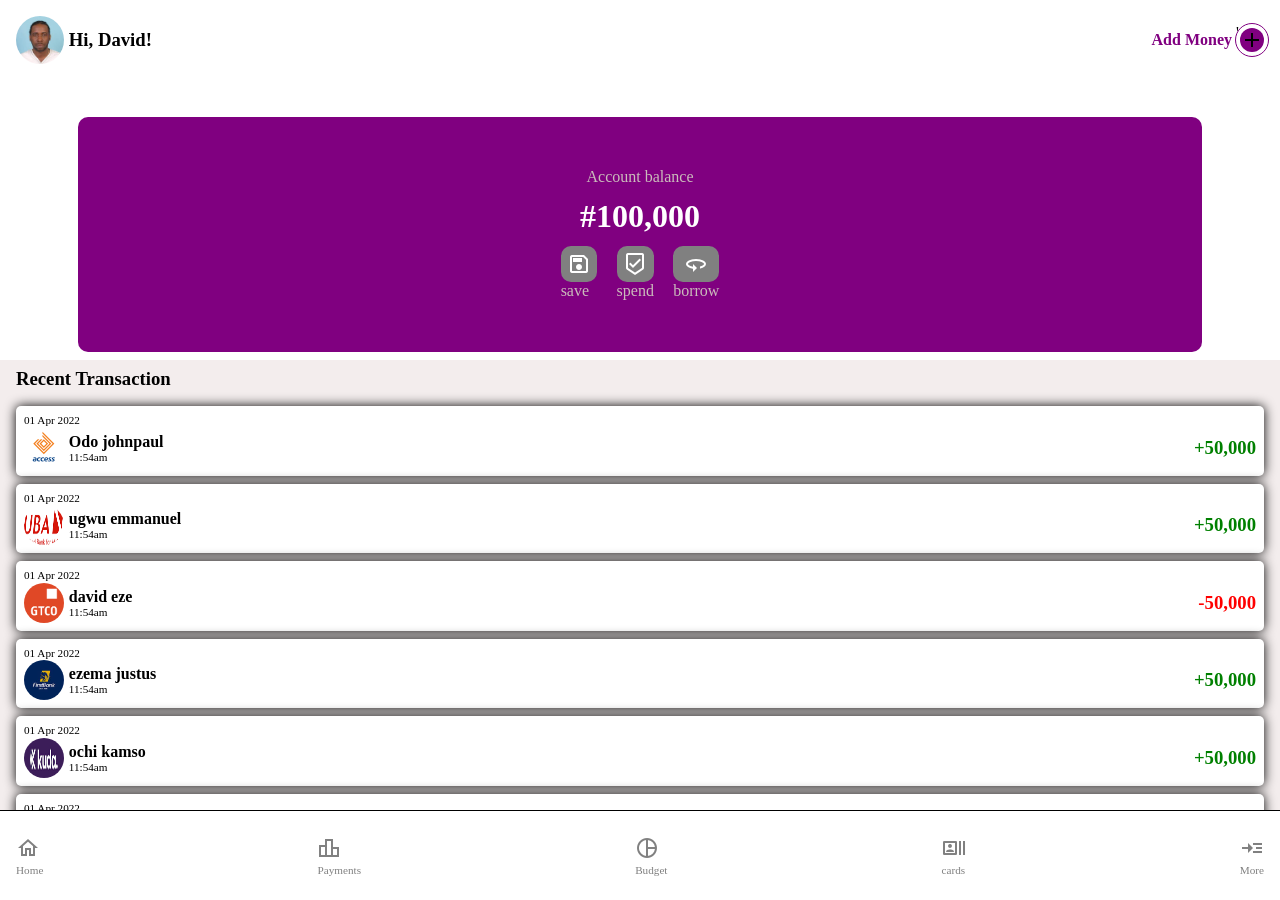
<file: index.html>
<!DOCTYPE html>
<html lang="en">
<head>
    <meta charset="UTF-8">
    <meta http-equiv="X-UA-Compatible" content="IE=edge">
    <meta name="viewport" content="width=device-width, initial-scale=1.0">
    <title>kuda microfinance bank</title>
    <link href="https://fonts.googleapis.com/icon?family=Material+Icons+Sharp"
      rel="stylesheet">
      <link href="https://fonts.googleapis.com/icon?family=Material+Icons"
      rel="stylesheet">
      <link href="https://fonts.googleapis.com/icon?family=Material+Icons+Outlined"
      rel="stylesheet">


    <link rel="stylesheet" href="index.css">
</head>
<body>
   <div class="app-header container">
       <div class="div-photo">
           <div class="div-photo-left"><img src="passport.jpg" alt="passport">
                <h3>Hi, David!</h3>
           </div>

           <div class="div-photo-right">
               <div class="add-money"><p>Add Money</p></div>
               <div class="right-plus">
                   
                   <span class="material-icons-outlined">
                add
                </span></div>
           </div>
       </div>
       <div class="ac-balance">
           <div><p>Account balance</p></div>
           <div><h1>#100,000</h1></div>
           <div class="ac-balance-icons">
               <div class="ac-balanace-icon-each">
                <span class="material-icons-outlined save">
                    save
                    </span>
                    <p>save</p>
               </div>
               <div class="ac-balanace-icon-each">
                <span class="material-icons-outlined save">
                    beenhere
                    </span>
                    <p>spend</p>
               </div>
               <div class="ac-balanace-icon-each">
                <span class="material-icons-outlined save">
                    360
                    </span>
                    <p>borrow</p>
               </div>
           </div>
       </div>
   </div>
   <!-- ===================strat of the body part ==================== -->

   <div class="body container">
        <div class="theading"><h3>Recent Transaction</h3></div>
        <div class="cards">
            <p>01 Apr 2022</p>
            <div class="inner-card">
                <div class="card-for-image">
                    <img src="access2.png" alt="accessbank">
                    <div>
                        <h4>Odo johnpaul</h4>
                        <p>11:54am</p>
                    </div>
                </div>
                <div class="amt-received">
                    <h3 class="debit">+50,000</h3>
                </div>
            </div>
        </div>
        <div class="cards">
            <p>01 Apr 2022</p>
            <div class="inner-card">
                <div class="card-for-image">
                    <img src="uba.png" alt="accessbank">
                    <div>
                        <h4>ugwu emmanuel</h4>
                        <p>11:54am</p>
                    </div>
                </div>
                <div class="amt-received">
                    <h3 class="debit">+50,000</h3>
                </div>
            </div>
        </div>
        <div class="cards">
            <p>01 Apr 2022</p>
            <div class="inner-card">
                <div class="card-for-image">
                    <img src="gtb.png" alt="accessbank">
                    <div>
                        <h4>david eze</h4>
                        <p>11:54am</p>
                    </div>
                </div>
                <div class="amt-received">
                    <h3 class="credit">-50,000</h3>
                </div>
            </div>
        </div>
        <div class="cards">
            <p>01 Apr 2022</p>
            <div class="inner-card">
                <div class="card-for-image">
                    <img src="firstbank.jpg" alt="accessbank">
                    <div>
                        <h4>ezema justus</h4>
                        <p>11:54am</p>
                    </div>
                </div>
                <div class="amt-received">
                    <h3 class="debit">+50,000</h3>
                </div>
            </div>
        </div>
        <div class="cards">
            <p>01 Apr 2022</p>
            <div class="inner-card">
                <div class="card-for-image">
                    <img src="kuda.png" alt="accessbank">
                    <div>
                        <h4>ochi kamso</h4>
                        <p>11:54am</p>
                    </div>
                </div>
                <div class="amt-received">
                    <h3 class="debit">+50,000</h3>
                </div>
            </div>
        </div>
        <div class="cards">
            <p>01 Apr 2022</p>
            <div class="inner-card">
                <div class="card-for-image">
                    <img src="access2.png" alt="accessbank">
                    <div>
                        <h4>ugwu morgan</h4>
                        <p>11:54am</p>
                    </div>
                </div>
                <div class="amt-received">
                    <h3 class="credit">-50,000</h3>
                </div>
            </div>
        </div>
        <div class="cards">
            <p>01 Apr 2022</p>
            <div class="inner-card">
                <div class="card-for-image">
                    <img src="firstbank.jpg" alt="accessbank">
                    <div>
                        <h4>Odo johnpaul</h4>
                        <p>11:54am</p>
                    </div>
                </div>
                <div class="amt-received">
                    <h3 class="debit">+50,000</h3>
                </div>
            </div>
        </div>
        <div class="cards">
            <p>01 Apr 2022</p>
            <div class="inner-card">
                <div class="card-for-image">
                    <img src="gtb.png" alt="accessbank">
                    <div>
                        <h4>igara ujunwa</h4>
                        <p>11:54am</p>
                    </div>
                </div>
                <div class="amt-received">
                    <h3 class="credit">-50,000</h3>
                </div>
            </div>
        </div>
        <div class="cards">
            <p>01 Apr 2022</p>
            <div class="inner-card">
                <div class="card-for-image">
                    <img src="access2.png" alt="accessbank">
                    <div>
                        <h4>Odo johnpaul</h4>
                        <p>11:54am</p>
                    </div>
                </div>
                <div class="amt-received">
                    <h3 class="debit">+50,000</h3>
                </div>
            </div>
        </div>
        <div class="cards">
            <p>01 Apr 2022</p>
            <div class="inner-card">
                <div class="card-for-image">
                    <img src="uba.png" alt="accessbank">
                    <div>
                        <h4>ugwu emmanuel</h4>
                        <p>11:54am</p>
                    </div>
                </div>
                <div class="amt-received">
                    <h3 class="debit">+50,000</h3>
                </div>
            </div>
        </div>
        <div class="cards">
            <p>01 Apr 2022</p>
            <div class="inner-card">
                <div class="card-for-image">
                    <img src="access2.png" alt="accessbank">
                    <div>
                        <h4>Odo johnpaul</h4>
                        <p>11:54am</p>
                    </div>
                </div>
                <div class="amt-received">
                    <h3 class="debit">+50,000</h3>
                </div>
            </div>
        </div>
        <div class="cards">
            <p>01 Apr 2022</p>
            <div class="inner-card">
                <div class="card-for-image">
                    <img src="uba.png" alt="accessbank">
                    <div>
                        <h4>ugwu emmanuel</h4>
                        <p>11:54am</p>
                    </div>
                </div>
                <div class="amt-received">
                    <h3 class="debit">+50,000</h3>
                </div>
            </div>
        </div>
        <div class="cards">
            <p>01 Apr 2022</p>
            <div class="inner-card">
                <div class="card-for-image">
                    <img src="access2.png" alt="accessbank">
                    <div>
                        <h4>Odo johnpaul</h4>
                        <p>11:54am</p>
                    </div>
                </div>
                <div class="amt-received">
                    <h3 class="debit">+50,000</h3>
                </div>
            </div>
        </div>
        <div class="cards">
            <p>01 Apr 2022</p>
            <div class="inner-card">
                <div class="card-for-image">
                    <img src="uba.png" alt="accessbank">
                    <div>
                        <h4>ugwu emmanuel</h4>
                        <p>11:54am</p>
                    </div>
                </div>
                <div class="amt-received">
                    <h3 class="debit">+50,000</h3>
                </div>
            </div>
        </div>
        <div class="cards">
            <p>01 Apr 2022</p>
            <div class="inner-card">
                <div class="card-for-image">
                    <img src="access2.png" alt="accessbank">
                    <div>
                        <h4>Odo johnpaul</h4>
                        <p>11:54am</p>
                    </div>
                </div>
                <div class="amt-received">
                    <h3 class="debit">+50,000</h3>
                </div>
            </div>
        </div>
        <div class="cards">
            <p>01 Apr 2022</p>
            <div class="inner-card">
                <div class="card-for-image">
                    <img src="uba.png" alt="accessbank">
                    <div>
                        <h4>ugwu emmanuel</h4>
                        <p>11:54am</p>
                    </div>
                </div>
                <div class="amt-received ">
                    <h3 class="debit">+50,000</h3>
                </div>
            </div>
        </div>
   </div>
   <div class="app-footer container">
       <div class="fotter-divs home ">
           <a href="index.html" class="home-menu">
        <span class="material-icons-outlined ">
            home
            </span>
            <p>Home</p>
            </a>
       </div>
       <div class="fotter-divs payments">
           <a href="payment.html" class=" payment-menu">
        <span class="material-icons-outlined">
            leaderboard
            </span>
            <p>Payments</p>
        </a>
       </div>
       <div class="fotter-divs budget">
           <a href="budget.html" class="budget-menu">
        <span class="material-icons-outlined">
            pie_chart_outline
            </span>
            <p>Budget</p>
        </a>
       </div>
       <div class="fotter-divs cardi">
           <a href="cards.html" class="card-menu">
        <span class="material-icons-outlined">
            recent_actors
            </span>
            <p>cards</p>
        </a>
       </div>
       <div class="fotter-divs more">
           <a href="more.html" class="more-menu">
        <span class="material-icons-outlined">
            read_more
            </span>
            <p>More</p>
        </a>
       </div>
   </div>

   <script src="index.js"></script>
</body>
</html>
</file>
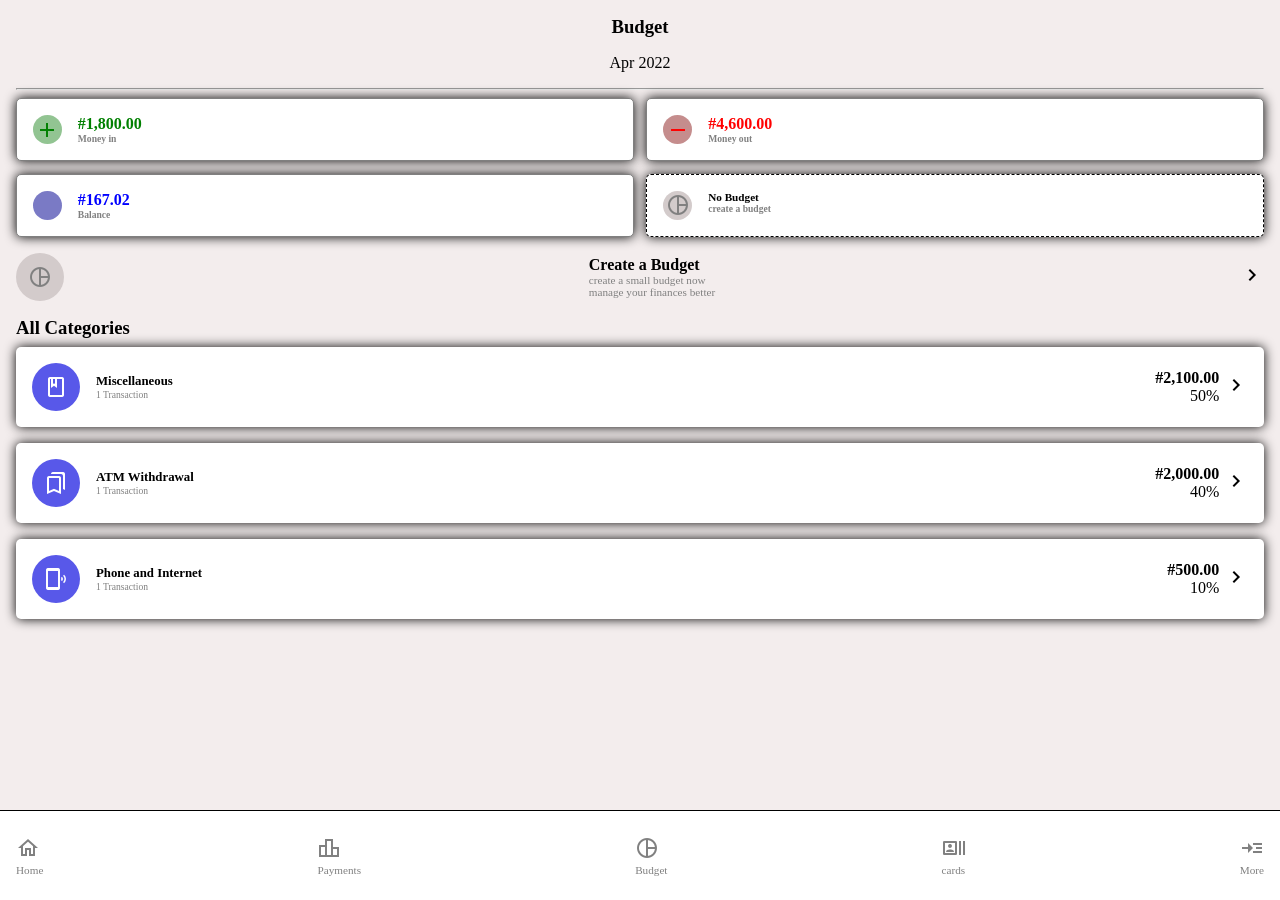
<file: budget.html>
<!DOCTYPE html>
<html lang="en">
<head>
    <meta charset="UTF-8">
    <meta http-equiv="X-UA-Compatible" content="IE=edge">
    <meta name="viewport" content="width=device-width, initial-scale=1.0">
    <title>kuda microfinance bank</title>
    <link href="https://fonts.googleapis.com/icon?family=Material+Icons+Sharp"
      rel="stylesheet">
      <link href="https://fonts.googleapis.com/icon?family=Material+Icons"
      rel="stylesheet">
      <link href="https://fonts.googleapis.com/icon?family=Material+Icons+Outlined"
      rel="stylesheet">


    <link rel="stylesheet" href="index.css">
</head>
<body>
   <div class="container payment-section ">
    <div class="budget-heading">
        <h3>Budget</h3>
        <p>Apr 2022</p>
    </div>
    <hr>
    <div class="budget-group-div">
        <div class="budget-div-main card">
            <div class="green-icon"><span class="material-icons-outlined">
                add
                </span></div>
            <div class="green-no"><h4>#1,800.00</h4>
                 <p>Money in</p>
            </div>
        </div>
        <!-- end of first -->
        <div class="budget-div-main card">
            <div class="red-icon"><span class="material-icons-outlined">
                remove
                </span></div>
            <div class="red-no"><h4>#4,600.00</h4>
                 <p>Money out</p>
            </div>
        </div>
        <!-- end of second -->
        <div class="budget-div-main card">
            <div class="blue-icon"><span class="material-icons-outlined">
                difference
                </span></div>
            <div class="blue-no"><h4>#167.02</h4>
                 <p>Balance</p>
            </div>
        </div>
        <!-- end of third -->
        <div class="budget-div-main card border-dotting">
            <div class="grey-icon"><span class="material-icons-outlined">
                pie_chart_outline
                </span></div>
            <div class="black-no"><h4 class="reduce">No Budget</h4>
                 <p>create a budget</p>
            </div>
        </div>
        <!-- end of fourth(en dof all cards in the budget section) -->
    </div>
    <section>
    <div class="budget-middle">
        <div class="pie-large"><span class="material-icons-outlined">
            pie_chart_outline
            </span></div>
        <div class="pie-write">
            <h3>Create a Budget</h3>
            <p>create a small budget now<br>manage your finances better</p>
        </div>
        <div class="pie-let">
            <span class="material-icons-outlined">
                navigate_next
                </span>
        </div>
    </div>
    </section>
    <div class="cat">
        <h3>All Categories</h3>
    </div>
    <section>
        <div class="cat-container">
            <div class="card cat-main">
                <div class="cat-left">
                    <div class="cat-icon">
                        <span class="material-icons-outlined">
                            book
                            </span>
                    </div>
                    <div>
                    <h3>Miscellaneous</h3>
                    <p>1 Transaction</p>
                    </div>
                </div>
                <div class="cat-right">
                    <div>
                        <p class="n01">#2,100.00</p>
                        <p>50%</p>
                    </div>
                    <div>
                        <span class="material-icons-outlined">
                            navigate_next
                            </span>
                    </div>
                </div>
            </div>
            <div class="card cat-main">
                <div class="cat-left">
                    <div class="cat-icon">
                        <span class="material-icons-outlined">
                            bookmarks
                            </span>
                    </div>
                    <div>
                    <h3>ATM Withdrawal</h3>
                    <p>1 Transaction</p>
                    </div>
                </div>
                <div class="cat-right">
                    <div>
                        <p class="n01">#2,000.00</p>
                        <p>40%</p>
                    </div>
                    <div>
                        <span class="material-icons-outlined">
                            navigate_next
                            </span>
                    </div>
                </div>
            </div>
            <div class="card cat-main">
                <div class="cat-left">
                    <div class="cat-icon">
                        <span class="material-icons-outlined">
                            phonelink_ring
                            </span>
                    </div>
                    <div>
                    <h3>Phone and Internet</h3>
                    <p>1 Transaction</p>
                    </div>
                </div>
                <div class="cat-right">
                    <div>
                        <p class="n01">#500.00</p>
                        <p>10%</p>
                    </div>
                    <div>
                        <span class="material-icons-outlined">
                            navigate_next
                            </span>
                    </div>
                </div>
            </div>
        </div>
    </section> 
    </div>
    <div class="app-footer container">
        <div class="fotter-divs home active">
            <a href="index.html" class="home-menu">
         <span class="material-icons-outlined">
             home
             </span>
             <p>Home</p>
             </a>
        </div>
        <div class="fotter-divs payments">
            <a href="payment.html" class="payment-menu">
         <span class="material-icons-outlined">
             leaderboard
             </span>
             <p>Payments</p>
         </a>
        </div>
        <div class="fotter-divs budget">
            <a href="budget.html" class="budget-menu">
         <span class="material-icons-outlined">
             pie_chart_outline
             </span>
             <p>Budget</p>
         </a>
        </div>
        <div class="fotter-divs cardi">
            <a href="cards.html" class="card-menu">
         <span class="material-icons-outlined">
             recent_actors
             </span>
             <p>cards</p>
         </a>
        </div>
        <div class="fotter-divs more">
            <a href="more.html" class="more-menu">
         <span class="material-icons-outlined">
             read_more
             </span>
             <p>More</p>
         </a>
        </div>
    </div>

   <script src="index.js"></script>
</body>
</html>
</file>
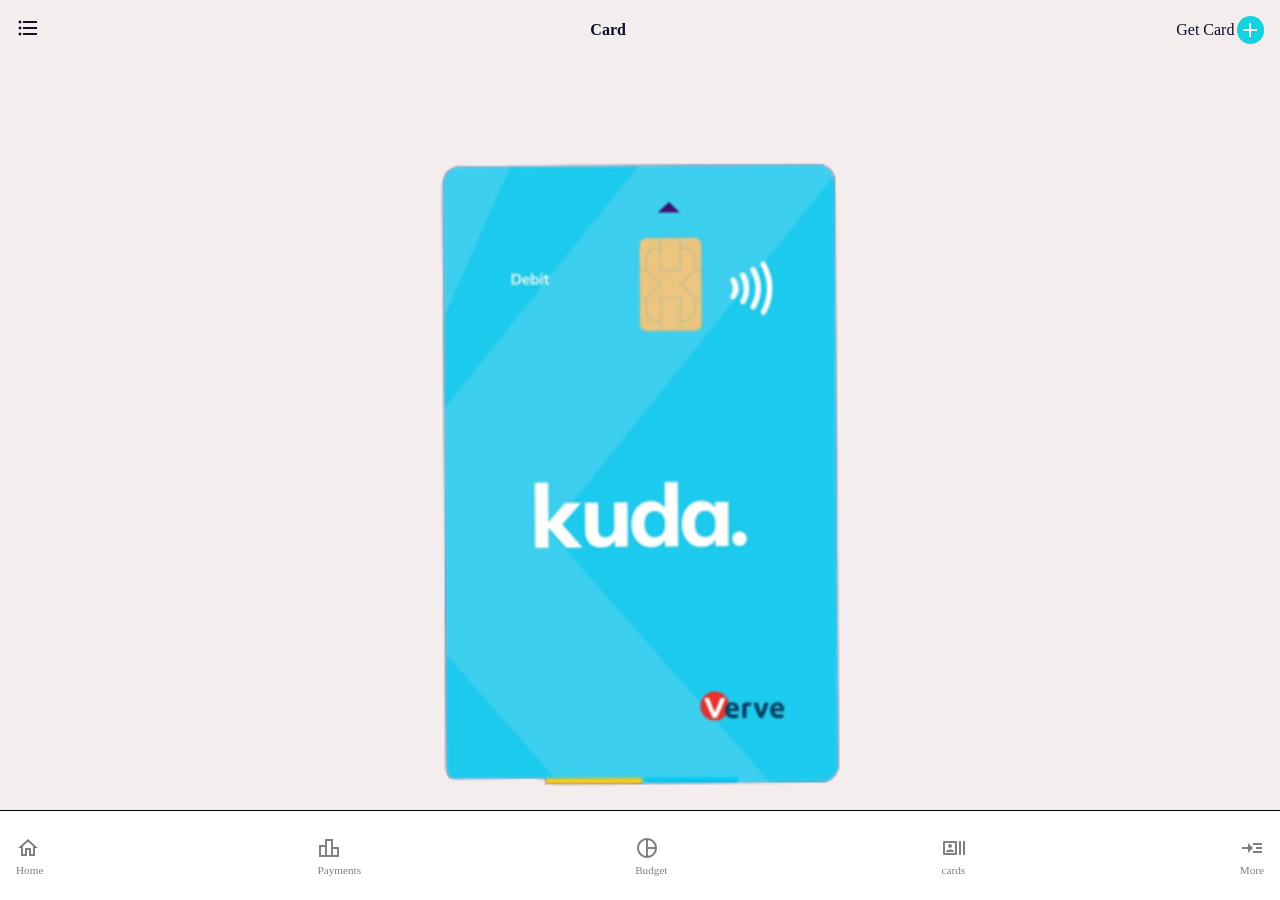
<file: cards.html>
<!DOCTYPE html>
<html lang="en">
<head>
    <meta charset="UTF-8">
    <meta http-equiv="X-UA-Compatible" content="IE=edge">
    <meta name="viewport" content="width=device-width, initial-scale=1.0">
    <title>kuda microfinance bank</title>
    <link href="https://fonts.googleapis.com/icon?family=Material+Icons+Sharp"
      rel="stylesheet">
      <link href="https://fonts.googleapis.com/icon?family=Material+Icons"
      rel="stylesheet">
      <link href="https://fonts.googleapis.com/icon?family=Material+Icons+Outlined"
      rel="stylesheet">


    <link rel="stylesheet" href="index.css">
</head>
<body>
   <div class="container payment-section ">
       <!-- ================== this is the first section about the cards======================= -->
        <div class="card-top">
            <div class="card-top-left-icon">
                <span class="material-icons-outlined">
                    format_list_bulleted
                    </span>
            </div>
            <div class="card-top-heading"><h4>Card</h4></div>
            <div class="card-top-right-icon">
                <p>Get Card</p>
                <div class="card-cross"><span class="material-icons-outlined">
                    add
                    </span>
                </div>
            </div>
        </div>
        <!-- =================== this is the section for card details=============== -->
        <div class="card-img-container">
            <div class="card-img1">
                <img src="kudafront.png" alt="">
            </div>
            <div class="card-img2">
                
                <img src="kuda-back.png" alt="">
                
            </div>
        </div>
        <div class="card-btn"><button class="show-details">Show Details</button><button class="hide-details">Hide Details</button></div>

        <!-- =========== this is section for blocking the cards ============= -->
        <div class="card-buttom">
            <div class="card card-buttom-cards ">
                <div class="card-buttom-cards-left">
                    <span class="material-icons-outlined span-bg">
                        block
                    </span>
                    <h4>Block Card <br><span class="card-span">Temporally disable the card</span></h4>
                </div>
                <div class="card-buttom-cards-right">
                    <span class="material-icons-outlined">
                        navigate_next
                    </span>
                </div>
            </div>
            <div class="card card-buttom-cards ">
                <div class="card-buttom-cards-left">
                    <span class="material-icons-outlined span-bg">
                        sync_problem
                    </span>
                    <h4>Manage Card <br><span class="card-span">set limit and manage channels</span></h4>
                </div>
                <div class="card-buttom-cards-right">
                    <span class="material-icons-outlined">
                        navigate_next
                    </span>
                </div>
            </div>
        </div>
        </div>
        <div class="app-footer container">
            <div class="fotter-divs home active">
                <a href="index.html" class="home-menu">
             <span class="material-icons-outlined">
                 home
                 </span>
                 <p>Home</p>
                 </a>
            </div>
            <div class="fotter-divs payments">
                <a href="payment.html" class="payment-menu">
             <span class="material-icons-outlined">
                 leaderboard
                 </span>
                 <p>Payments</p>
             </a>
            </div>
            <div class="fotter-divs budget">
                <a href="budget.html" class="budget-menu">
             <span class="material-icons-outlined">
                 pie_chart_outline
                 </span>
                 <p>Budget</p>
             </a>
            </div>
            <div class="fotter-divs cardi">
                <a href="cards.html" class="card-menu">
             <span class="material-icons-outlined">
                 recent_actors
                 </span>
                 <p>cards</p>
             </a>
            </div>
            <div class="fotter-divs more">
                <a href="more.html" class="more-menu">
             <span class="material-icons-outlined">
                 read_more
                 </span>
                 <p>More</p>
             </a>
            </div>
        </div>

   <script src="index.js"></script>
   <script src="card.js"></script>
</body>
</html>
</file>
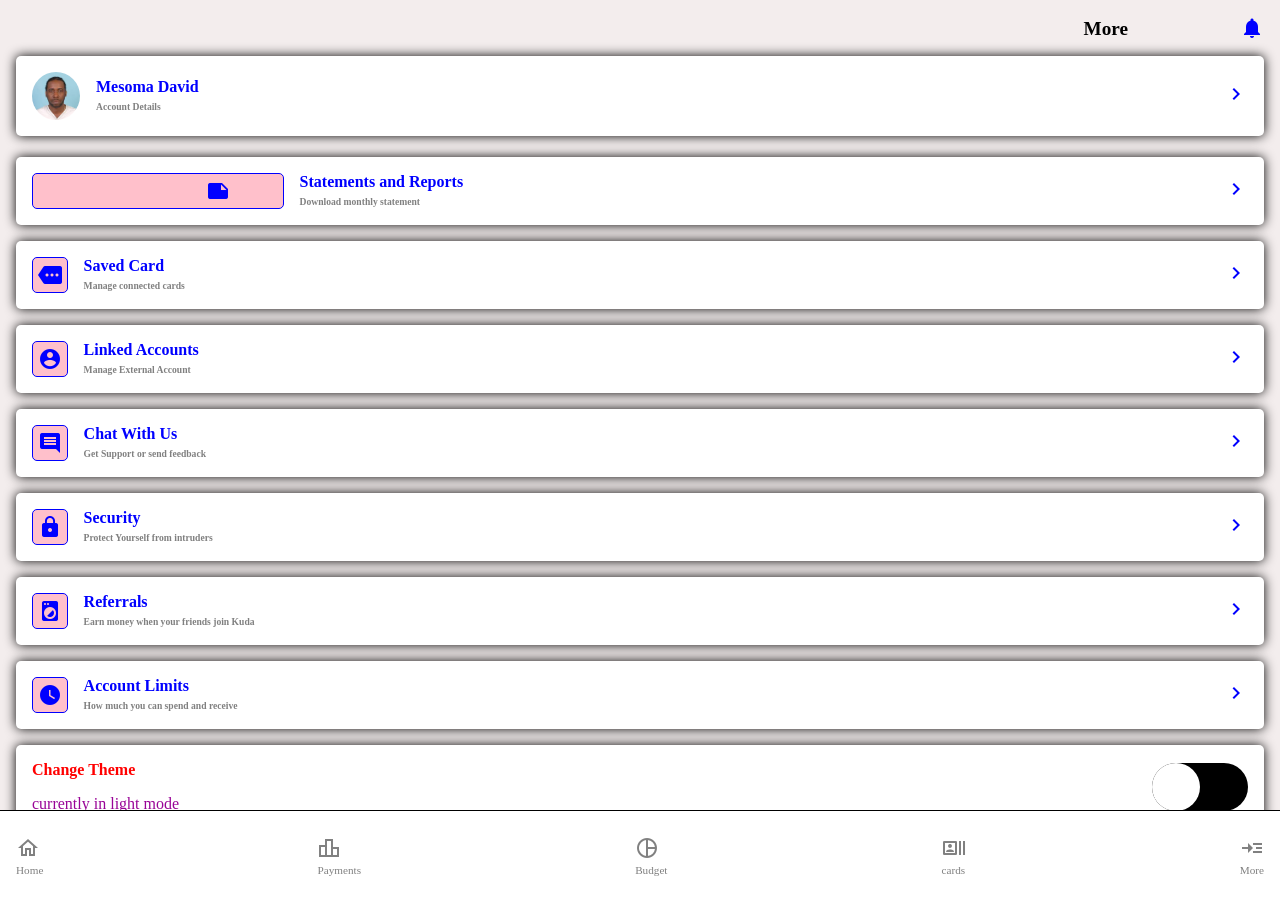
<file: more.html>
<!DOCTYPE html>
<html lang="en">
<head>
    <meta charset="UTF-8">
    <meta http-equiv="X-UA-Compatible" content="IE=edge">
    <meta name="viewport" content="width=device-width, initial-scale=1.0">
    <title>kuda microfinance bank</title>
    <link href="https://fonts.googleapis.com/icon?family=Material+Icons+Sharp"
      rel="stylesheet">
      <link href="https://fonts.googleapis.com/icon?family=Material+Icons"
      rel="stylesheet">
      <link href="https://fonts.googleapis.com/icon?family=Material+Icons+Outlined"
      rel="stylesheet">


    <link rel="stylesheet" href="index.css">
</head>
<body>
   <div class="container payment-section ">
       <div class="more-container">
            <div class="more1">
                <h4>More</h4>
                <span class="material-icons">
                    notifications
                </span>
            </div>
            <!--=================== more and bell icon up here ==============-->
            <div class="more2 card">
                <div class="card2-left">
                    <img src="passport.jpg" alt="">
                    <h4>Mesoma David <br><span>Account Details</span></h4>
                </div>
                <div class="card2-right">
                    <span class="material-icons">
                        navigate_next
                    </span>
                </div>
            </div>
            <!-- =============== more2 ends here ======================= -->
            <div class="more3">
                <div class="more3-container card">
                <div class="more3-left">
                    <span class="material-icons">
                        sticky_note_2
                    </span>
                    <h4>Statements and Reports <br><span>Download monthly statement</span></h4>
                </div>
                <div class="more3-right">
                    <span class="material-icons">
                        navigate_next
                    </span>
                </div>
                </div>
                <!-- end of statement -->
                <div class="more3-container card">
                <div class="more3-left">
                    <span class="material-icons">
                        more
                        </span>
                    <h4>Saved Card <br><span>Manage connected cards</span></h4>
                </div>
                <div class="more3-right">
                    <span class="material-icons">
                        navigate_next
                    </span>
                </div>
                </div>
                <!-- end of save -->
                <div class="more3-container card">
                <div class="more3-left">
                    <span class="material-icons">
                        account_circle
                    </span>
                    <h4>Linked Accounts <br><span>Manage External Account</span></h4>
                </div>
                <div class="more3-right">
                    <span class="material-icons">
                        navigate_next
                    </span>
                </div>
                </div>
                <!-- end of link -->
                <div class="more3-container card">
                <div class="more3-left">
                    <span class="material-icons">
                        comment
                    </span>
                    <h4>Chat With Us <br><span>Get Support or send feedback</span></h4>
                </div>
                <div class="more3-right">
                    <span class="material-icons">
                        navigate_next
                    </span>
                </div>
                </div>
                <!-- end of chat -->
                <div class="more3-container card">
                <div class="more3-left">
                    <span class="material-icons">
                        lock
                    </span>
                    <h4>Security <br><span>Protect Yourself from intruders</span></h4>
                </div>
                <div class="more3-right">
                    <span class="material-icons">
                        navigate_next
                    </span>
                </div>
                </div>
                <!-- end of security -->
                <div class="more3-container card">
                <div class="more3-left">
                    <span class="material-icons">
                        local_laundry_service
                    </span>
                    <h4>Referrals  <br><span>Earn money when your friends join Kuda</span></h4>
                </div>
                <div class="more3-right">
                    <span class="material-icons">
                        navigate_next
                    </span>
                </div>
                </div>
                <!-- end of refers -->
                <div class="more3-container card">
                <div class="more3-left">
                    <span class="material-icons">
                        watch_later
                    </span>
                    <h4>Account Limits <br><span>How much you can spend and receive</span></h4>
                </div>
                <div class="more3-right">
                    <span class="material-icons">
                        navigate_next
                    </span>
                </div>
                </div>
                <!-- end of account limit -->
                <div class="more3-container card">
                <div class="more-theme">
                   <h4>Change Theme</h4> 
                    <p class="light-mode">currently in light mode</p>
                    <p class="darkmode">currenly in dark mode</p>
                </div>
                <div class="theme-container">
                    <div class="theme">
                        <span class="material-icons moon">
                            dark_mode
                        </span>
                        <span class="material-icons sun">
                            wb_sunny
                        </span>
                    </div>
                    <div class="theme-rolling" data-rolling="off"></div>
                </div>
                </div>
            </div>

       </div>
     </div>
     <div class="app-footer container">
        <div class="fotter-divs home active">
            <a href="index.html" class="home-menu">
         <span class="material-icons-outlined">
             home
             </span>
             <p>Home</p>
             </a>
        </div>
        <div class="fotter-divs payments">
            <a href="payment.html" class="payment-menu">
         <span class="material-icons-outlined">
             leaderboard
             </span>
             <p>Payments</p>
         </a>
        </div>
        <div class="fotter-divs budget">
            <a href="budget.html" class="budget-menu">
         <span class="material-icons-outlined">
             pie_chart_outline
             </span>
             <p>Budget</p>
         </a>
        </div>
        <div class="fotter-divs cardi">
            <a href="cards.html" class="card-menu">
         <span class="material-icons-outlined">
             recent_actors
             </span>
             <p>cards</p>
         </a>
        </div>
        <div class="fotter-divs more">
            <a href="more.html" class="more-menu">
         <span class="material-icons-outlined">
             read_more
             </span>
             <p>More</p>
         </a>
        </div>
    </div>

   <script src="index.js"></script>
   <script src="toggle.js"></script>
</body>
</html>
</file>
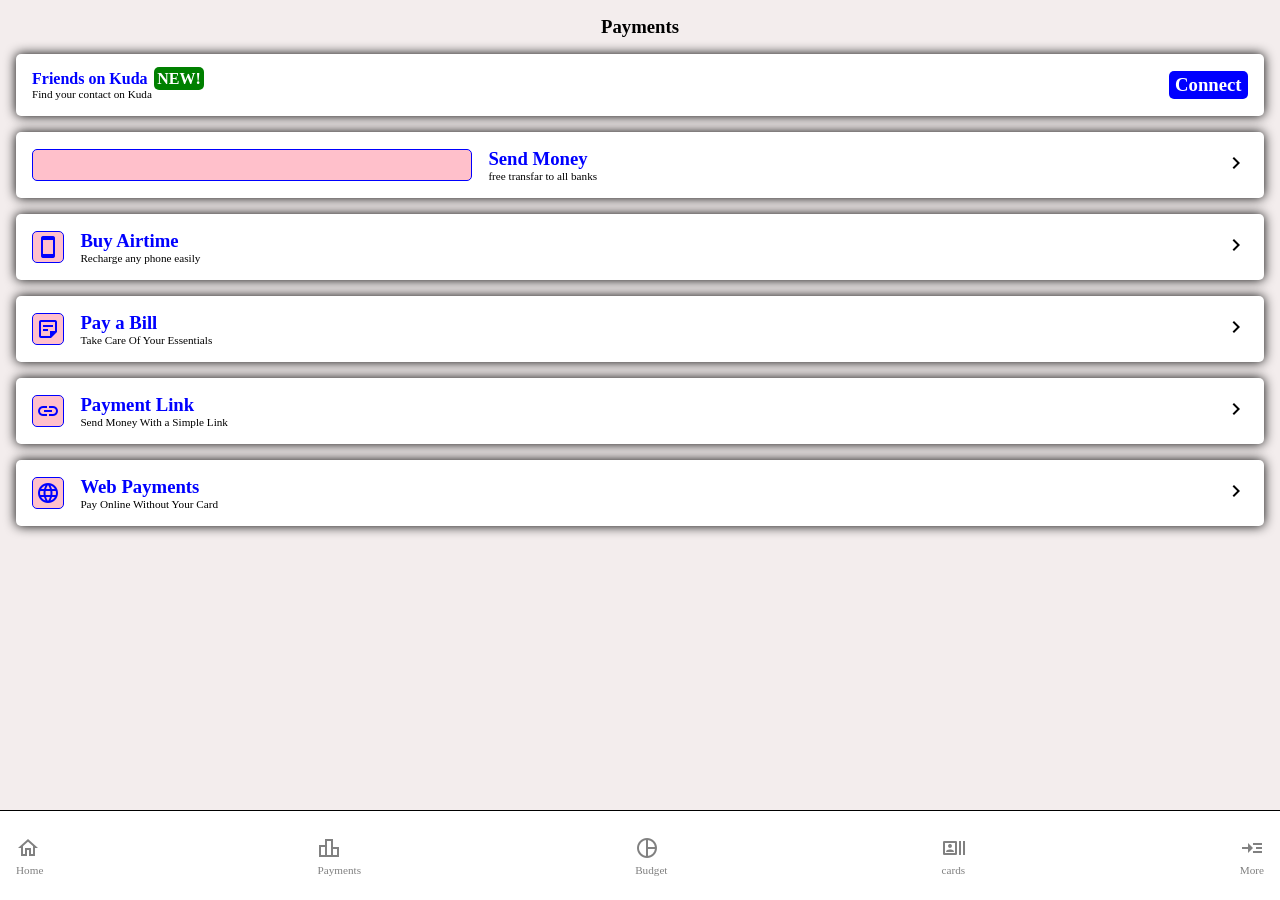
<file: payment.html>
<!DOCTYPE html>
<html lang="en">
<head>
    <meta charset="UTF-8">
    <meta http-equiv="X-UA-Compatible" content="IE=edge">
    <meta name="viewport" content="width=device-width, initial-scale=1.0">
    <title>kuda microfinance bank</title>
    <link href="https://fonts.googleapis.com/icon?family=Material+Icons+Sharp"
      rel="stylesheet">
      <link href="https://fonts.googleapis.com/icon?family=Material+Icons"
      rel="stylesheet">
      <link href="https://fonts.googleapis.com/icon?family=Material+Icons+Outlined"
      rel="stylesheet">


    <link rel="stylesheet" href="index.css">
</head>
<body>
  <div class="container payment-section">
    <div>
        <div class="payment-heading"><h3>Payments</h3></div>
        <div class="payment-container">
            <div class="payment-divs card">
                <div class="payment-right1">
                    <div><h3>Friends on Kuda<span>NEW!</span></h3></div>
                    <div><P class="ps">Find your contact on Kuda</P></div>
                </div>
                <div class="payment-left1"><h3>Connect</h3></div>
            </div>
            <!-- end of connect with friends -->
            <div class="payment-divs card">
                <div class="payment-right">
                    <div><span class="material-icons-outlined">
                        expand_circle_down
                        </span></div>
                    <div><h3>Send Money</h3>
                        <p class="ps">free transfar to all banks</p>
                    </div>
                </div>
                <div class="payment-left"><span class="material-icons-outlined">
                    keyboard_arrow_right
                    </span></div>
            </div>
            <!-- end of send money -->
            <div class=" card payment-divs ">
                <div class="payment-right">
                    <div><span class="material-icons-outlined">
                        smartphone
                        </span></div>
                    <div><h3>Buy Airtime</h3>
                        <p class="ps">Recharge any phone easily</p>
                    </div>
                </div>
                <div class="payment-left"><span class="material-icons-outlined">
                    keyboard_arrow_right
                    </span></div>
            </div>
            <!-- end of buy airtime -->
            <div class="payment-divs card">
                <div class="payment-right">
                    <div><span class="material-icons-outlined">
                        sticky_note_2
                        </span></div>
                    <div>
                        <h3>Pay a Bill</h3>
                        <p class="ps">Take Care Of Your Essentials</p>
                    </div>
                </div>
                <div class="payment-left"><span class="material-icons-outlined">
                    keyboard_arrow_right
                    </span></div>
            </div>
            <!-- end of pay a bill -->
            <div class="payment-divs card">
                <div class="payment-right">
                    <div><span class="material-icons-outlined">
                        link
                        </span></div>
                    <div><h3>Payment Link</h3>
                        <p class="ps">Send Money With a Simple Link</p>
                    </div>
                </div>
                <div class="payment-left"><span class="material-icons-outlined">
                    keyboard_arrow_right
                    </span></div>
            </div>
            <!-- end of payment link -->
            <div class="payment-divs card">
                <div class="payment-right">
                    <div><span class="material-icons-outlined">
                        language
                        </span></div>
                    <div><h3>Web Payments</h3>
                        <p class="ps">Pay Online Without Your Card</p>
                    </div>
                </div>
                <div class="payment-left"><span class="material-icons-outlined">
                    keyboard_arrow_right
                    </span></div>
            </div>
            <!-- end of web payment -->
           
        </div>
    </div>
  </div>
  <div class="app-footer container">
    <div class="fotter-divs home active">
        <a href="index.html" class="home-menu">
     <span class="material-icons-outlined">
         home
         </span>
         <p>Home</p>
         </a>
    </div>
    <div class="fotter-divs payments">
        <a href="payment.html" class="payment-menu">
     <span class="material-icons-outlined">
         leaderboard
         </span>
         <p>Payments</p>
     </a>
    </div>
    <div class="fotter-divs budget">
        <a href="budget.html" class="budget-menu">
     <span class="material-icons-outlined">
         pie_chart_outline
         </span>
         <p>Budget</p>
     </a>
    </div>
    <div class="fotter-divs cardi">
        <a href="cards.html" class="card-menu">
     <span class="material-icons-outlined">
         recent_actors
         </span>
         <p>cards</p>
     </a>
    </div>
    <div class="fotter-divs more">
        <a href="more.html" class="more-menu">
     <span class="material-icons-outlined">
         read_more
         </span>
         <p>More</p>
     </a>
    </div>
</div>

   <script src="index.js"></script>
</body>
</html>
</file>
<file: index.css>
:root{
    --bg-color:rgb(243, 237, 237);
    --txt-color-p: black;
    --small-div-bg-color: white;
    --sent-money-color: red;
    --received-money-color:green;
    --large-div-bg-color:rgb(6, 6, 39);
    --sections-bg-color: white;
    --card-bg:white;
    --h2-color: black;
    --p-color: grey;

    --small-card-border-radius: 5px;
    
    --large-card-border-radius: 10px;
    --icons-width: 2.5rem;
    --icons-border-radius: 50%;
    --card-gaps: 0.4rem;

    --passport-width:3rem;
    --box--shadow: 0 0 0.7rem black;
}

.darktime{
    --bg-color: black;
    --txt-color-p: white;
    --small-div-bg-color: black;
    --sent-money-color: red;
    --received-money-color:green;
    --large-div-bg-color:rgb(6, 6, 39);
    --sections-bg-color: white;
    --card-bg:rgb(41, 38, 38);
    --h2-color: white;
    --p-color: white;

    --small-card-border-radius: 5px;
    
    --large-card-border-radius: 10px;
    --icons-width: 2.5rem;
    --icons-border-radius: 50%;
    --card-gaps: 0.4rem;

    --passport-width:3rem;
    --box--shadow: 0 0 0.7rem white;
}
*{
    padding: 0;
    margin: 0;
    box-sizing: border-box;
    text-decoration: none;
}
html{
    height: 100vh;
}
body{
    background-color: var(--bg-color);
    width: 100%;
    height: 100vh;
}
.container{
    padding-left: 1rem;
    padding-right: 1rem;
}
/* ================== first page header =========== */
.app-header{
    width: 100%;
    height: 40%;
    padding-top: 1rem;
    background-color: var(--card-bg);
    display: flex;
    flex-direction: column;
    justify-content: space-between;
    padding-bottom: 0.5rem;
    

}
.div-photo{
    display: flex;
    justify-content: space-between;
    align-items: center;
}
.div-photo-left{
    display: flex;
    gap: 0.3rem;
    align-items: center;
    color: var(--h2-color);
}
.div-photo-left img{
    width: var(--passport-width);
    aspect-ratio: 1;
    border-radius: var(--icons-border-radius);

}
.div-photo-right{
    display: flex;
    gap: 0.5rem;
    align-items: center;
}
.div-photo-right .right-plus{
    width: 1.5rem;
    aspect-ratio: 1;
    background-color: purple;
    color: var(--h2-color);
    border-radius: 50%;
    align-items: center;
    display: flex;
    align-items: center;
    justify-content: center;
}
.add-money p{
    font-weight: 600;
    color: purple;
}
.right-plus::before{
    content: "'";
    width: 2rem;
    height: 2rem;
    border: 1px solid purple;
    position: absolute;
    border-radius: 50%;
}
.ac-balance{
    background-color: purple;
    width: 90%;
    height: 70%;
    margin: 0 auto;
    border-radius: var(--large-card-border-radius);
    display: flex;
    flex-direction: column;
    align-items: center;
    justify-content: center;
   font-weight: 500;
    color: rgb(202, 187, 187);
    gap: 0.7rem;

}
.ac-balance-icons{
    display: flex;
    align-items: center;
    gap: 1.2rem;

}
.ac-balanace-icon-each{
    display: flex;
    flex-direction: column;
}
.ac-balanace-icon-each .save{
    background-color: grey;
    padding: 0.4rem;
    color: white;
    border-radius: 10px;
    display: flex;
    align-items: center;
    justify-content: center;
}
.ac-balance h1{
    color: white;
}
/* ===================body of the first page ============= */

.body{
    width: 100%;
    height: 50%;
    display: grid;
    grid-template-columns: 1fr;
    gap: 0.5rem;
    overflow: auto;
}
.cards{
    display: flex;
    flex-direction: column;
    gap: 0.1rem;
    background-color: var(--card-bg);
    border-radius: var(--small-card-border-radius);
    padding: 0.5rem 0.5rem;
    box-shadow: var(--box--shadow);
    
}
.inner-card{
    display: flex;
    align-items: center;
    justify-content: space-between;
}
.card-for-image{
    display: flex;
    align-items: center;
    gap: 0.3rem;
}
.card-for-image h4{
    color: var(--h2-color);
}
.card-for-image img{
    width: var(--icons-width);
    aspect-ratio: 1;
    border-radius: var(--icons-border-radius);
}
.theading h3{
    margin-top: 0.5rem;
    margin-bottom: 0.5rem;
    color: var(--h2-color);
}
.card-for-image p{
    color: var(--p-color)
}
.cards p{
    font-size: 0.7rem;
    color: var(--h2-color);
}
.credit{
    color: red;
}
.debit{
    color: green;
}


/* ================== the footer of the site============= */

.app-footer{
    position: fixed;
    width: 100%;
    height: 10%;
    background-color: var(--card-bg);
    display: flex;
    align-items: center;
    justify-content: space-between;
    border-top: 1.5px solid black;
}
.footer-div{
    display: flex;
    flex-direction: column;
    align-items: center;
    justify-content: center;
    color: grey;
}
.fotter-divs p{
    font-size: 0.7rem;
}

.home-menu{
    color: grey;
}
.payment-menu{
    color: grey;
}
.budget-menu{
    color: grey;
}
.card-menu{
    color: grey;
}
.more-menu{
    color: grey;
}
.active{
    color: blue;
}

/* ============ the second part of the app(payment section) ========================= */

.payment-section{
    width: 100%;
    height: 90%;
    overflow: auto;
    background-color: var(--bg-color);
}
.payment-container{
    display: grid;
    grid-template-columns: 1fr;
    gap: 1rem;
}
.payment-heading{
    margin-top: 1rem;
    margin-bottom: 1rem;
    display: flex;
    align-items: center;
    justify-content: center;
}
.payment-divs{
    display: flex;
    justify-content: space-between;
    align-items: center;

}
.card{
    background-color: var(--);
    background-color: var(--card-bg);
    border-radius: var(--small-card-border-radius);
    padding: 1rem 1rem;
    box-shadow: var(--box--shadow);
}
.payment-right{
    display: flex;
    align-items: center;
    gap: 1rem;
}
.payment-right p{
    font-size: 0.7rem;
}
.payment-right h3{
    color: blue;
    font-weight: 900;
}
.payment-right span{
    background-color: pink;
    color: blue;
    padding: 0.2rem;
    border: 1px solid blue;
    border-radius: 5px;
}
.payment-right1 span{
    color: white;
    background-color: green;
    padding: 0.2rem;
    border-radius: 5px;
    margin-left: 0.4rem;
    font-size: 1rem;
}
.payment-left1 h3{
    color: white;
    background-color: blue;
    padding: 0.2rem 0.4rem;
    border-radius: 5px;
}
.payment-left span{
    color: var(--h2-color);
}
.payment-right1 p{
    font-size: 0.7rem;
    color: var(--h2-color);
}
.payment-right1 h3{
    color: blue;
    font-size: 1rem;
}
.ps{
    color: var(--h2-color);
}

/*  this is the thrid part of the site(budget) */
.budget-heading{
    display: flex;
    flex-direction: column;
    align-items: center;
    justify-content: center;
    gap: 1rem;
    margin-top: 1rem;
    margin-bottom: 1rem;
}
.budget-group-div{
    display: grid;
    grid-template-columns: 1fr 1fr;
    gap: 0.8rem;
    margin-top: 0.5rem;
    
}
.budget-div-main{
    display: flex;
    gap: 1rem;
    border: 1px solid grey;
}
.budget-div-main p{
    font-size: 0.6rem;
    color: grey;
}
.green-icon {
    color: green;
    width: 1.8rem;
    aspect-ratio: 1;
    background-color: rgb(146, 196, 146);
    display: flex;
    align-items: center;
    justify-content: center;
    border-radius: 50%;
}
.green-no{
    color: green;
    font-weight: 700;
}
.red-icon{
    color: red;
    width: 1.8rem;
    aspect-ratio: 1;
    background-color: rgb(197, 141, 141);
    display: flex;
    align-items: center;
    justify-content: center;
    border-radius: 50%;
}
.red-no{
    color: red;
    font-weight: 700;
}
.blue-icon{
    color: blue;
    width: 1.8rem;
    aspect-ratio: 1;
    background-color: rgb(122, 122, 197);
    display: flex;
    align-items: center;
    justify-content: center;
    border-radius: 50%;
}
.blue-no{
    color: blue;
    font-weight: 700;
}
.grey-icon{
    color: grey;
    width: 1.8rem;
    aspect-ratio: 1;
    background-color: rgb(211, 203, 203);
    display: flex;
    align-items: center;
    justify-content: center;
    border-radius: 50%;
}
.black-no{
    color: black;
    font-weight: 700;
}
.budget-middle{
    display: flex;
    justify-content: space-between;
    align-items: center;
    margin-top: 1rem;
    margin-bottom: 1rem;
}
.pie-large{
    color: grey;
    width: 3rem;
    aspect-ratio: 1;
    background-color: rgb(211, 203, 203);
    display: flex;
    align-items: center;
    justify-content: center;
    border-radius: 50%;
}
.pie-write h3{
    font-size: 1rem;
    font-weight: 800;
}
.pie-write p{
    font-size: 0.7rem;
    color: grey;
}
.cat{
    margin-top: 0.5rem;
    margin-bottom: 0.5rem;

}
.cat-container{
    display: grid;
    grid-template-columns: 1fr;
    gap: 1rem;
    margin-bottom: 3rem;

}
.cat-main{
    display: flex;
    align-items: center;
    justify-content: space-between;
}
.cat-left{
    display: flex;
    align-items: center;
    gap: 1rem;
}
.cat-right{
    display: flex;
    align-items: center;
    gap: 0.3rem;
    color: var(--h2-color);
}
.cat-right p{
    text-align: right;
}

.cat-left h3{
    font-size: 0.8rem;
    color: var(--h2-color);
    font-weight: 700;
}
.cat-left p{
    color: grey;
    font-size: 0.6rem;
}
.pie-let span{
    color: var(--h2-color);
}

.cat-icon{
    width: 3rem;
    display: flex;
    align-items: center;
    justify-content: center;
    aspect-ratio: 1;
    background-color: rgb(88, 88, 233);
    border-radius: 50%;
    color: white;
}

.n01{
    color: var(--h2-color);
    font-weight: 700;
}
.black-no .reduce{
    font-size: 0.7rem;
}
.border-dotting{
    border: 1px dashed black;
}

/* ============ this section is about the kuda cards ======================= */

.card-top{
    margin-top: 1rem;
    margin-bottom: 3rem;
    display: flex;
    align-items: center;
    justify-content: space-between;
    color: rgb(12, 12, 36);
}
.card-top-right-icon{
    display: flex;
    
    align-items: center;
}
.card-top-right-icon div span{
    color: white;
    background-color: #14d3e0;
    padding: 0.1rem;
    border-radius: 50%;
    display: flex;
    align-items: center;
    margin-left: 0.15rem;
    
    
}

.card-img1 img{
    width: 100%;
    margin-bottom: 1rem;
}
.card-img1{
    transition: transform 1s ease;
}
.card-btn{
    display: flex;
    justify-content: center;
    align-items: center;
    margin-bottom: 4rem;
}
.card-btn button{
    padding: 0.4rem 1.2rem;
    background-color: #14d3e0;
    border: 0ch;
    border-radius: 5px;
    color: white;
}
.card-buttom{
    display: grid;
    grid-template-columns: 1fr;
    gap: 1rem;
    margin-bottom: 5rem;
}
.card-buttom-cards{
    display: flex;
    justify-content: space-between;
    align-items: center;
} 
.card-buttom-cards-left{
    display: flex;
    align-items: center;
    gap: 1rem;
}
.card-buttom-cards-left .card-span{
    color: grey;
    font-size: 0.5rem;
} 
.card-buttom-cards-left .span-bg{
    background-color: pink;
    padding: 0.3rem;
    border: 1px solid #14d3e0;
    border-radius: 5px;
    color: #066b73;
}
.card-buttom-cards-left h4{
    color: #066b73;
}
.card-buttom-cards-right span{
    color: var(--h2-color);
}
/* this is where i displayed card2  as none */

.card-img2{
    display: none;
    
    align-items: center;
    justify-content: center;
    transition: transform 1s ease;
}
.card-img2 img{
    width: 100%;
}

/* =============css for the more page of the site ===================== */

.more1{
    display: flex;
    align-items: flex-end;
    justify-content: flex-end;
    gap: 7rem;
    margin-top: 1rem;
    margin-bottom: 1rem;
    
}
.more1 h4{
    font-weight: 800;
    font-size: 1.2rem;
}
.more1 span{
    font-size: 1.5rem;
    color: blue;
}
.more2{
    display: flex;
    align-items: center;
    justify-content: space-between;
    margin-bottom: 1.3rem;
}
.more2 img{
    width: 3rem;
    aspect-ratio: 1;
    border-radius: 50%;
}
.card2-left{
    display: flex;
    align-items: center;
    gap: 1rem;
}
.card2-left h4{
    color: blue;
}
.card2-left h4 span{
    color: grey;
    font-size: 0.6rem;
}
.card2-right{
    color: blue;
}
.more3{
    display: grid;
    grid-template-columns: 1fr;
    gap: 1rem;
    margin-bottom: 4rem;
}
.more3-container{
    display: flex;
    align-items: center;
    justify-content: space-between;
}
.more3-left{
    display: flex;
    align-items: center;
    gap: 1rem;
}
.more3-left .material-icons{
    background-color: pink;
    padding: 0.3rem;
    color: blue;
    border: 1px solid blue;
    border-radius: 5px;
}
.more3-left h4{
    color: blue;
}
.more3-left h4 span{
    color: grey;
    font-size: 0.6rem;
}
.more3-right{
    color: blue;
}


/* =========== css for theme toggles ================== */
.more-theme{
    display: flex;
    flex-direction: column;
    gap: 1rem;
}
.more-theme h4{
    color: red;
}
.more-theme p{
    color: #990597;
}
.darkmode{
    display: none;
}
.theme-container .theme .moon{
    color: rgb(187, 180, 180);
}
.theme-container .theme .sun{
    color: gold;
}
.theme-container{
    position: relative;
    width: 6rem;
    height: 3rem;
    background-color: black;
    display: flex;
    align-items: center;
    justify-content: space-between;
    border-radius: 50px;
    
  
}
.theme-rolling{
    position: absolute;
    width: 3rem;
    height: 3rem;
    border-radius: 50%;
    background-color: white;
    
    
}
/*  during theme toggle, set margin left as 3rem */
.theme-rolling[data-rolling="on"]{
    position: absolute;
    width: 3rem;
    height: 3rem;
    border-radius: 50%;
    background-color: white;
    margin-left: 3rem;
}
.theme-rolling[data-rolling="off"]{
    position: absolute;
    width: 3rem;
    height: 3rem;
    border-radius: 50%;
    background-color: white;
   
}
.theme{
    width: 6rem;
    height: 3rem;
    display: flex;
    align-items: center;
    justify-content: space-between;
    padding-left: 0.2rem;
    padding-right: 0.2rem;
}
.theme span{
    font-size: 2rem;
}
/* ============== javascript control panal in css ================== */

.hide-details{
    display: none;
}
</file>
